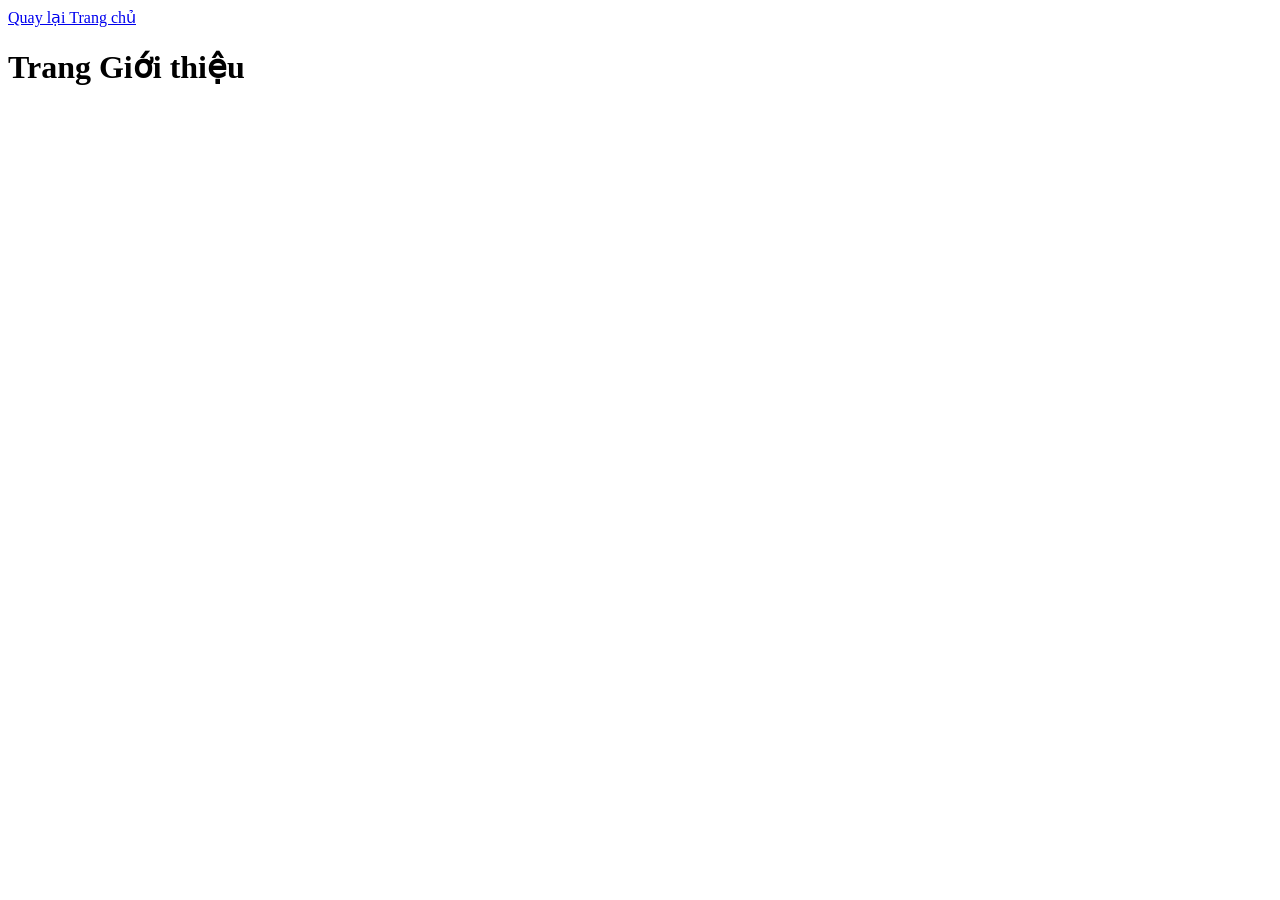
<file: pages/about/index.html>
<!DOCTYPE html>
<html lang="en">
<head>
    <meta charset="UTF-8">
    <meta name="viewport" content="width=device-width, initial-scale=1.0">
    <title>Trang Giới thiệu</title>
</head>
<body>
    <a href="../../">Quay lại Trang chủ</a>
    <h1>Trang Giới thiệu</h1>
</body>
</html>
</file>
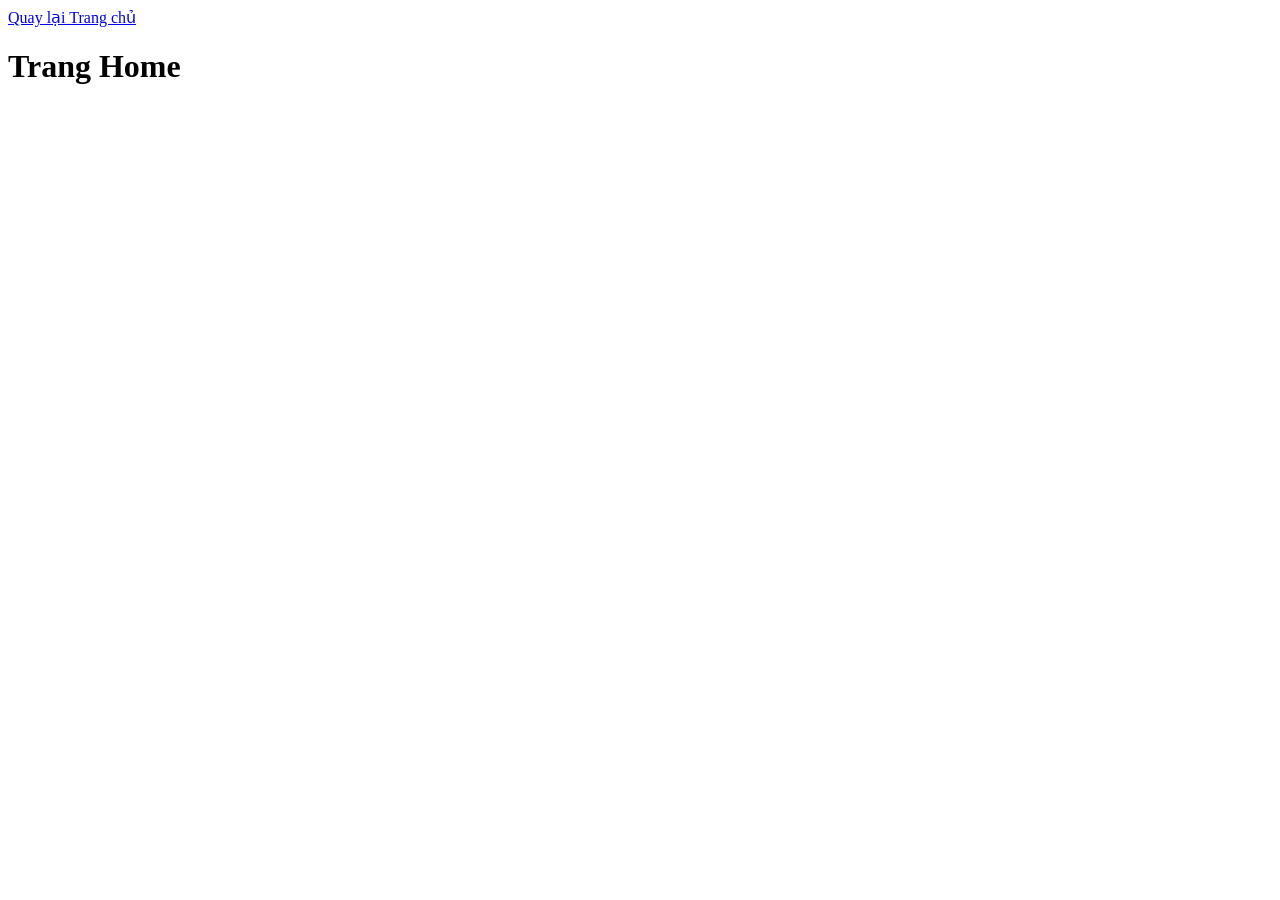
<file: pages/home/index.html>
<!DOCTYPE html>
<html lang="en">
<head>
    <meta charset="UTF-8">
    <meta name="viewport" content="width=device-width, initial-scale=1.0">
    <title>Trang Home</title>
</head>
<body>
    <a href="../../">Quay lại Trang chủ</a>
    <h1>Trang Home</h1>
</body>
</html>
</file>
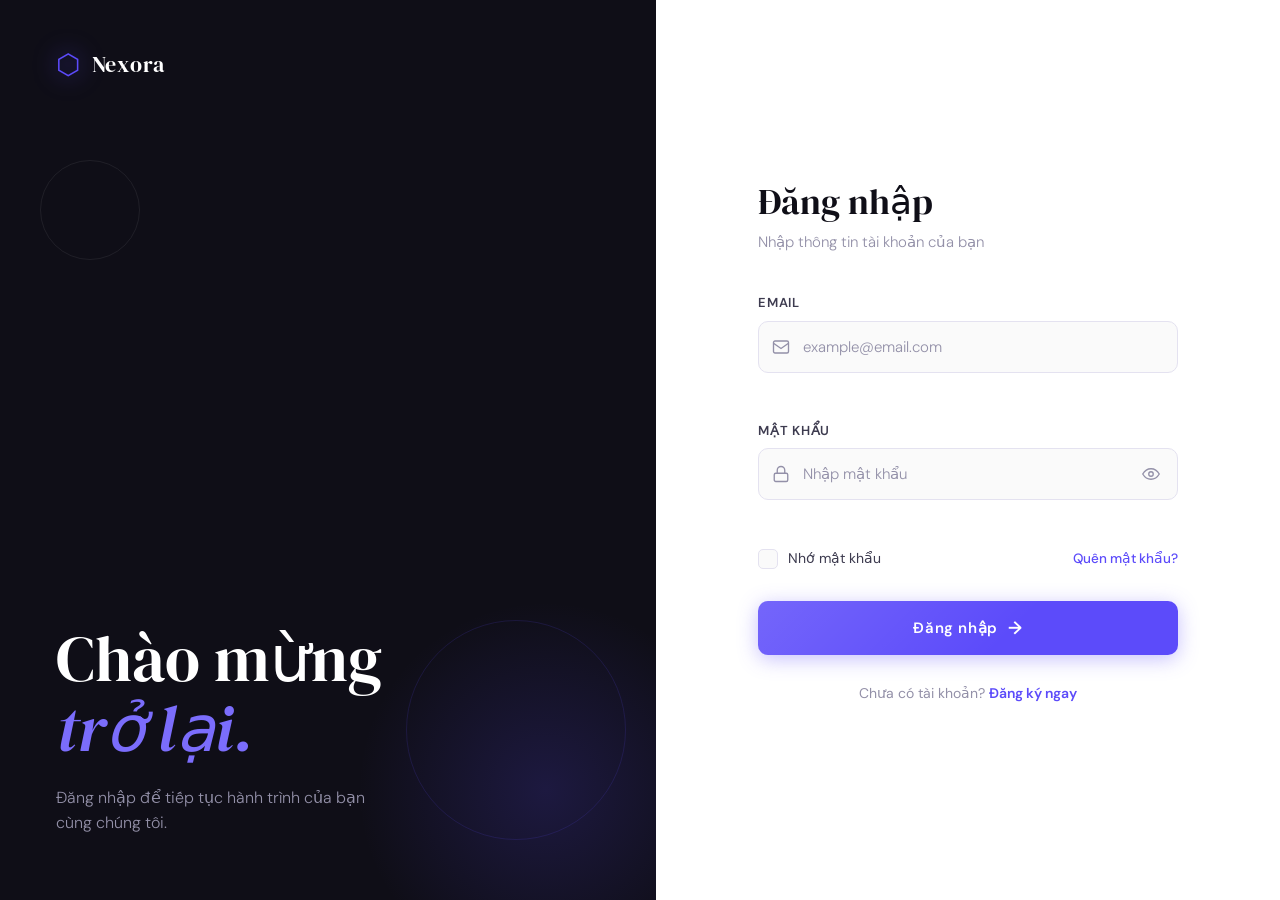
<file: pages/sign-in/index.html>
<!DOCTYPE html>
<html lang="vi">
<head>
    <meta charset="UTF-8">
    <meta name="viewport" content="width=device-width, initial-scale=1.0">
    <title>Đăng nhập</title>
    <link href="../../shared/bootstrap-5.0.2-dist/css/bootstrap.min.css" rel="stylesheet">
    <link href="https://fonts.googleapis.com/css2?family=DM+Serif+Display:ital@0;1&family=DM+Sans:wght@300;400;500;600&display=swap" rel="stylesheet">
    <link rel="stylesheet" href="./style.css">
</head>
<body>

  <div class="login-wrapper">

    <!-- Left panel -->
    <div class="login-panel left-panel">
      <div class="brand-block">
        <div class="brand-logo">⬡</div>
        <span class="brand-name">Nexora</span>
      </div>
      <div class="hero-text">
        <h1>Chào mừng<br><em>trở lại.</em></h1>
        <p>Đăng nhập để tiếp tục hành trình của bạn cùng chúng tôi.</p>
      </div>
      <div class="decorative-circle c1"></div>
      <div class="decorative-circle c2"></div>
      <div class="decorative-circle c3"></div>
    </div>

    <!-- Right panel - form -->
    <div class="login-panel right-panel">
      <div class="form-wrapper">

        <div class="form-header">
          <h2>Đăng nhập</h2>
          <p>Nhập thông tin tài khoản của bạn</p>
        </div>

        <form id="loginForm" novalidate>

          <!-- Email -->
          <div class="field-group" id="emailGroup">
            <label for="email" class="field-label">Email</label>
            <div class="input-shell">
              <svg class="field-icon" viewBox="0 0 24 24" fill="none" stroke="currentColor" stroke-width="1.8">
                <rect x="2" y="4" width="20" height="16" rx="2"/>
                <path d="M2 7l10 7 10-7"/>
              </svg>
              <input
                type="email"
                id="email"
                name="email"
                class="field-input"
                placeholder="example@email.com"
                autocomplete="email"
              />
              <span class="valid-check">
                <svg viewBox="0 0 24 24" fill="none" stroke="currentColor" stroke-width="2.5">
                  <polyline points="20 6 9 17 4 12"/>
                </svg>
              </span>
            </div>
            <span class="field-error" id="emailError"></span>
          </div>

          <!-- Password -->
          <div class="field-group" id="passwordGroup">
            <label for="password" class="field-label">Mật khẩu</label>
            <div class="input-shell">
              <svg class="field-icon" viewBox="0 0 24 24" fill="none" stroke="currentColor" stroke-width="1.8">
                <rect x="3" y="11" width="18" height="11" rx="2"/>
                <path d="M7 11V7a5 5 0 0 1 10 0v4"/>
              </svg>
              <input
                type="password"
                id="password"
                name="password"
                class="field-input"
                placeholder="Nhập mật khẩu"
                autocomplete="current-password"
              />
              <button type="button" class="toggle-pw" id="togglePw" aria-label="Hiện/ẩn mật khẩu">
                <svg id="eyeOpen" viewBox="0 0 24 24" fill="none" stroke="currentColor" stroke-width="1.8">
                  <path d="M1 12s4-7 11-7 11 7 11 7-4 7-11 7-11-7-11-7z"/>
                  <circle cx="12" cy="12" r="3"/>
                </svg>
                <svg id="eyeClose" viewBox="0 0 24 24" fill="none" stroke="currentColor" stroke-width="1.8" style="display:none">
                  <path d="M17.94 17.94A10.94 10.94 0 0 1 12 20c-7 0-11-8-11-8a18.45 18.45 0 0 1 5.06-5.94"/>
                  <path d="M9.9 4.24A9.12 9.12 0 0 1 12 4c7 0 11 8 11 8a18.5 18.5 0 0 1-2.16 3.19"/>
                  <line x1="1" y1="1" x2="23" y2="23"/>
                </svg>
              </button>
            </div>
            <span class="field-error" id="passwordError"></span>
          </div>

          <!-- Remember me + Forgot -->
          <div class="options-row">
            <label class="remember-label">
              <input type="checkbox" id="remember" name="remember" class="remember-check">
              <span class="custom-check">
                <svg viewBox="0 0 12 10" fill="none" stroke="currentColor" stroke-width="2">
                  <polyline points="1 5 4.5 9 11 1"/>
                </svg>
              </span>
              <span>Nhớ mật khẩu</span>
            </label>
            <a href="#" class="forgot-link">Quên mật khẩu?</a>
          </div>

          <!-- Submit -->
          <button type="submit" class="submit-btn" id="loginBtn">
            <span class="btn-text">Đăng nhập</span>
            <span class="btn-arrow">→</span>
            <span class="btn-loader" id="btnLoader" style="display:none">
              <svg viewBox="0 0 24 24" fill="none" stroke="currentColor" stroke-width="2.5">
                <path d="M12 2v4M12 18v4M4.93 4.93l2.83 2.83M16.24 16.24l2.83 2.83M2 12h4M18 12h4M4.93 19.07l2.83-2.83M16.24 7.76l2.83-2.83"/>
              </svg>
            </span>
          </button>

          <!-- Success message -->
          <div class="success-toast" id="successToast" style="display:none">
            <svg viewBox="0 0 24 24" fill="none" stroke="currentColor" stroke-width="2.5">
              <circle cx="12" cy="12" r="10"/>
              <polyline points="20 6 9 17 4 12"/>
            </svg>
            Đăng nhập thành công!
          </div>

        </form>

        <p class="register-link">Chưa có tài khoản? <a href="#">Đăng ký ngay</a></p>

      </div>
    </div>

  </div>

  <script src="../../shared/bootstrap-5.0.2-dist/js/bootstrap.min.js"></script>
  <script src="./script.js"></script>
</body>
</html>
</file>
<file: pages/sign-in/style.css>
/* =============================================
   NEXORA LOGIN — style.css
   Aesthetic: Refined Split-Screen / Luxury Minimal
   ============================================= */

*, *::before, *::after { box-sizing: border-box; margin: 0; padding: 0; }

:root {
  --ink:        #0f0e17;
  --ink-light:  #3d3b4f;
  --ink-faint:  #9390a8;
  --surface:    #ffffff;
  --accent:     #5c4bfa;
  --accent-h:   #7b6dfc;
  --accent-glow:rgba(92, 75, 250, 0.22);
  --danger:     #e4364a;
  --danger-bg:  #fff0f2;
  --success:    #17b26a;
  --success-bg: #f0fdf8;
  --border:     #e4e2f0;
  --radius-sm:  10px;
  --radius-md:  16px;
  --radius-lg:  28px;
  --transition: 0.22s cubic-bezier(.4,0,.2,1);
}

html, body { height: 100%; }

body {
  font-family: 'DM Sans', sans-serif;
  background: #f5f4fc;
  color: var(--ink);
  min-height: 100vh;
}

/* ─── Layout ─────────────────────────────── */
.login-wrapper {
  display: flex;
  min-height: 100vh;
}

.login-panel { flex: 1; }

/* ─── Left Panel ─────────────────────────── */
.left-panel {
  background: var(--ink);
  position: relative;
  overflow: hidden;
  display: flex;
  flex-direction: column;
  justify-content: space-between;
  padding: 48px 56px;
  min-height: 100vh;
}

.brand-block {
  display: flex;
  align-items: center;
  gap: 12px;
  z-index: 1;
  position: relative;
}

.brand-logo {
  font-size: 28px;
  color: var(--accent);
  line-height: 1;
  filter: drop-shadow(0 0 12px var(--accent));
}

.brand-name {
  font-family: 'DM Serif Display', serif;
  font-size: 22px;
  color: #fff;
  letter-spacing: 0.02em;
}

.hero-text {
  z-index: 1;
  position: relative;
}

.hero-text h1 {
  font-family: 'DM Serif Display', serif;
  font-size: clamp(40px, 5vw, 64px);
  color: #fff;
  line-height: 1.1;
  margin-bottom: 20px;
}

.hero-text h1 em {
  font-style: italic;
  color: var(--accent-h);
}

.hero-text p {
  color: #9390a8;
  font-size: 16px;
  line-height: 1.6;
  max-width: 320px;
  font-weight: 300;
}

/* Decorative circles */
.decorative-circle {
  position: absolute;
  border-radius: 50%;
  pointer-events: none;
}

.c1 {
  width: 380px; height: 380px;
  background: radial-gradient(circle, rgba(92,75,250,0.18) 0%, transparent 70%);
  bottom: -80px; right: -80px;
}
.c2 {
  width: 220px; height: 220px;
  border: 1px solid rgba(92,75,250,0.15);
  bottom: 60px; right: 30px;
}
.c3 {
  width: 100px; height: 100px;
  border: 1px solid rgba(255,255,255,0.07);
  top: 160px; left: 40px;
}

/* ─── Right Panel ────────────────────────── */
.right-panel {
  background: var(--surface);
  display: flex;
  align-items: center;
  justify-content: center;
  padding: 48px 40px;
}

.form-wrapper {
  width: 100%;
  max-width: 420px;
}

.form-header {
  margin-bottom: 40px;
}

.form-header h2 {
  font-family: 'DM Serif Display', serif;
  font-size: 36px;
  color: var(--ink);
  margin-bottom: 8px;
}

.form-header p {
  color: var(--ink-faint);
  font-size: 15px;
  font-weight: 300;
}

/* ─── Field Group ────────────────────────── */
.field-group {
  margin-bottom: 24px;
  position: relative;
}

.field-label {
  display: block;
  font-size: 13px;
  font-weight: 600;
  color: var(--ink-light);
  letter-spacing: 0.06em;
  text-transform: uppercase;
  margin-bottom: 8px;
}

.input-shell {
  position: relative;
  display: flex;
  align-items: center;
}

.field-icon {
  position: absolute;
  left: 14px;
  width: 18px;
  height: 18px;
  color: var(--ink-faint);
  pointer-events: none;
  transition: color var(--transition);
  z-index: 1;
}

.field-input {
  width: 100%;
  height: 52px;
  background: #fafafa;
  border: 1.5px solid var(--border);
  border-radius: var(--radius-sm);
  padding: 0 48px 0 44px;
  font-family: 'DM Sans', sans-serif;
  font-size: 15px;
  color: var(--ink);
  outline: none;
  transition:
    border-color var(--transition),
    background var(--transition),
    box-shadow var(--transition);
}

.field-input::placeholder { color: var(--ink-faint); font-weight: 300; }

.field-input:focus {
  border-color: var(--accent);
  background: #fff;
  box-shadow: 0 0 0 4px var(--accent-glow);
}

.field-input:focus ~ .field-icon,
.input-shell:focus-within .field-icon {
  color: var(--accent);
}

/* Valid state */
.field-group.is-valid .field-input {
  border-color: var(--success);
  background: #fff;
}
.field-group.is-valid .valid-check { opacity: 1; transform: scale(1); }

/* Error state */
.field-group.is-invalid .field-input {
  border-color: var(--danger);
  background: var(--danger-bg);
  box-shadow: 0 0 0 4px rgba(228,54,74,0.12);
}
.field-group.is-invalid .field-label { color: var(--danger); }

.field-error {
  display: block;
  margin-top: 6px;
  font-size: 12.5px;
  color: var(--danger);
  font-weight: 500;
  min-height: 18px;
  animation: errSlide 0.2s ease;
}

@keyframes errSlide {
  from { opacity: 0; transform: translateY(-4px); }
  to   { opacity: 1; transform: translateY(0); }
}

/* Valid checkmark */
.valid-check {
  position: absolute;
  right: 14px;
  width: 18px;
  height: 18px;
  color: var(--success);
  opacity: 0;
  transform: scale(0.6);
  transition: opacity var(--transition), transform var(--transition);
  pointer-events: none;
}
.valid-check svg { width: 100%; height: 100%; }

/* Toggle password button */
.toggle-pw {
  position: absolute;
  right: 14px;
  background: none;
  border: none;
  cursor: pointer;
  padding: 4px;
  color: var(--ink-faint);
  display: flex;
  align-items: center;
  justify-content: center;
  transition: color var(--transition);
  z-index: 2;
}
.toggle-pw:hover { color: var(--accent); }
.toggle-pw svg { width: 18px; height: 18px; }

/* ─── Options Row ────────────────────────── */
.options-row {
  display: flex;
  align-items: center;
  justify-content: space-between;
  margin-bottom: 32px;
}

.remember-label {
  display: flex;
  align-items: center;
  gap: 10px;
  cursor: pointer;
  font-size: 14px;
  color: var(--ink-light);
  user-select: none;
}

.remember-check {
  display: none;
}

.custom-check {
  width: 20px;
  height: 20px;
  border: 1.5px solid var(--border);
  border-radius: 5px;
  background: #fafafa;
  display: flex;
  align-items: center;
  justify-content: center;
  transition:
    border-color var(--transition),
    background var(--transition),
    box-shadow var(--transition);
  flex-shrink: 0;
}

.custom-check svg {
  width: 12px;
  height: 10px;
  color: #fff;
  opacity: 0;
  transform: scale(0.5);
  transition: opacity var(--transition), transform var(--transition);
}

.remember-check:checked + .custom-check {
  background: var(--accent);
  border-color: var(--accent);
  box-shadow: 0 0 0 3px var(--accent-glow);
}

.remember-check:checked + .custom-check svg {
  opacity: 1;
  transform: scale(1);
}

.forgot-link {
  font-size: 13.5px;
  color: var(--accent);
  text-decoration: none;
  font-weight: 500;
  transition: color var(--transition);
}
.forgot-link:hover { color: var(--accent-h); }

/* ─── Submit Button ──────────────────────── */
.submit-btn {
  width: 100%;
  height: 54px;
  background: var(--accent);
  border: none;
  border-radius: var(--radius-sm);
  color: #fff;
  font-family: 'DM Sans', sans-serif;
  font-size: 15px;
  font-weight: 600;
  letter-spacing: 0.04em;
  cursor: pointer;
  display: flex;
  align-items: center;
  justify-content: center;
  gap: 10px;
  position: relative;
  overflow: hidden;
  transition:
    background var(--transition),
    transform var(--transition),
    box-shadow var(--transition);
  box-shadow: 0 4px 20px rgba(92,75,250,0.35);
}

.submit-btn::before {
  content: '';
  position: absolute;
  inset: 0;
  background: linear-gradient(135deg, rgba(255,255,255,0.15) 0%, transparent 60%);
  pointer-events: none;
}

.submit-btn:hover {
  background: var(--accent-h);
  transform: translateY(-2px);
  box-shadow: 0 8px 28px rgba(92,75,250,0.4);
}

.submit-btn:active {
  transform: translateY(0);
  box-shadow: 0 2px 10px rgba(92,75,250,0.3);
}

.btn-arrow {
  font-size: 18px;
  transition: transform var(--transition);
}
.submit-btn:hover .btn-arrow { transform: translateX(4px); }

/* Loader spinner */
.btn-loader svg {
  width: 20px; height: 20px;
  animation: spin 0.8s linear infinite;
}
@keyframes spin { to { transform: rotate(360deg); } }

/* ─── Success Toast ──────────────────────── */
.success-toast {
  margin-top: 16px;
  background: var(--success-bg);
  border: 1.5px solid var(--success);
  border-radius: var(--radius-sm);
  padding: 12px 16px;
  display: flex;
  align-items: center;
  gap: 10px;
  color: var(--success);
  font-size: 14px;
  font-weight: 500;
  animation: toastIn 0.3s ease;
}

.success-toast svg {
  width: 20px; height: 20px;
  flex-shrink: 0;
}

@keyframes toastIn {
  from { opacity: 0; transform: translateY(6px); }
  to   { opacity: 1; transform: translateY(0); }
}

/* ─── Register Link ──────────────────────── */
.register-link {
  margin-top: 28px;
  text-align: center;
  font-size: 14px;
  color: var(--ink-faint);
}
.register-link a {
  color: var(--accent);
  text-decoration: none;
  font-weight: 600;
  transition: color var(--transition);
}
.register-link a:hover { color: var(--accent-h); }

/* ─── Responsive ─────────────────────────── */
@media (max-width: 768px) {
  .login-wrapper { flex-direction: column; }

  .left-panel {
    min-height: 220px;
    padding: 32px 28px;
    justify-content: flex-start;
    gap: 20px;
  }

  .hero-text h1 { font-size: 34px; }
  .hero-text p  { font-size: 14px; }

  .right-panel { padding: 36px 24px; }

  .form-wrapper { max-width: 100%; }
}
</file>
